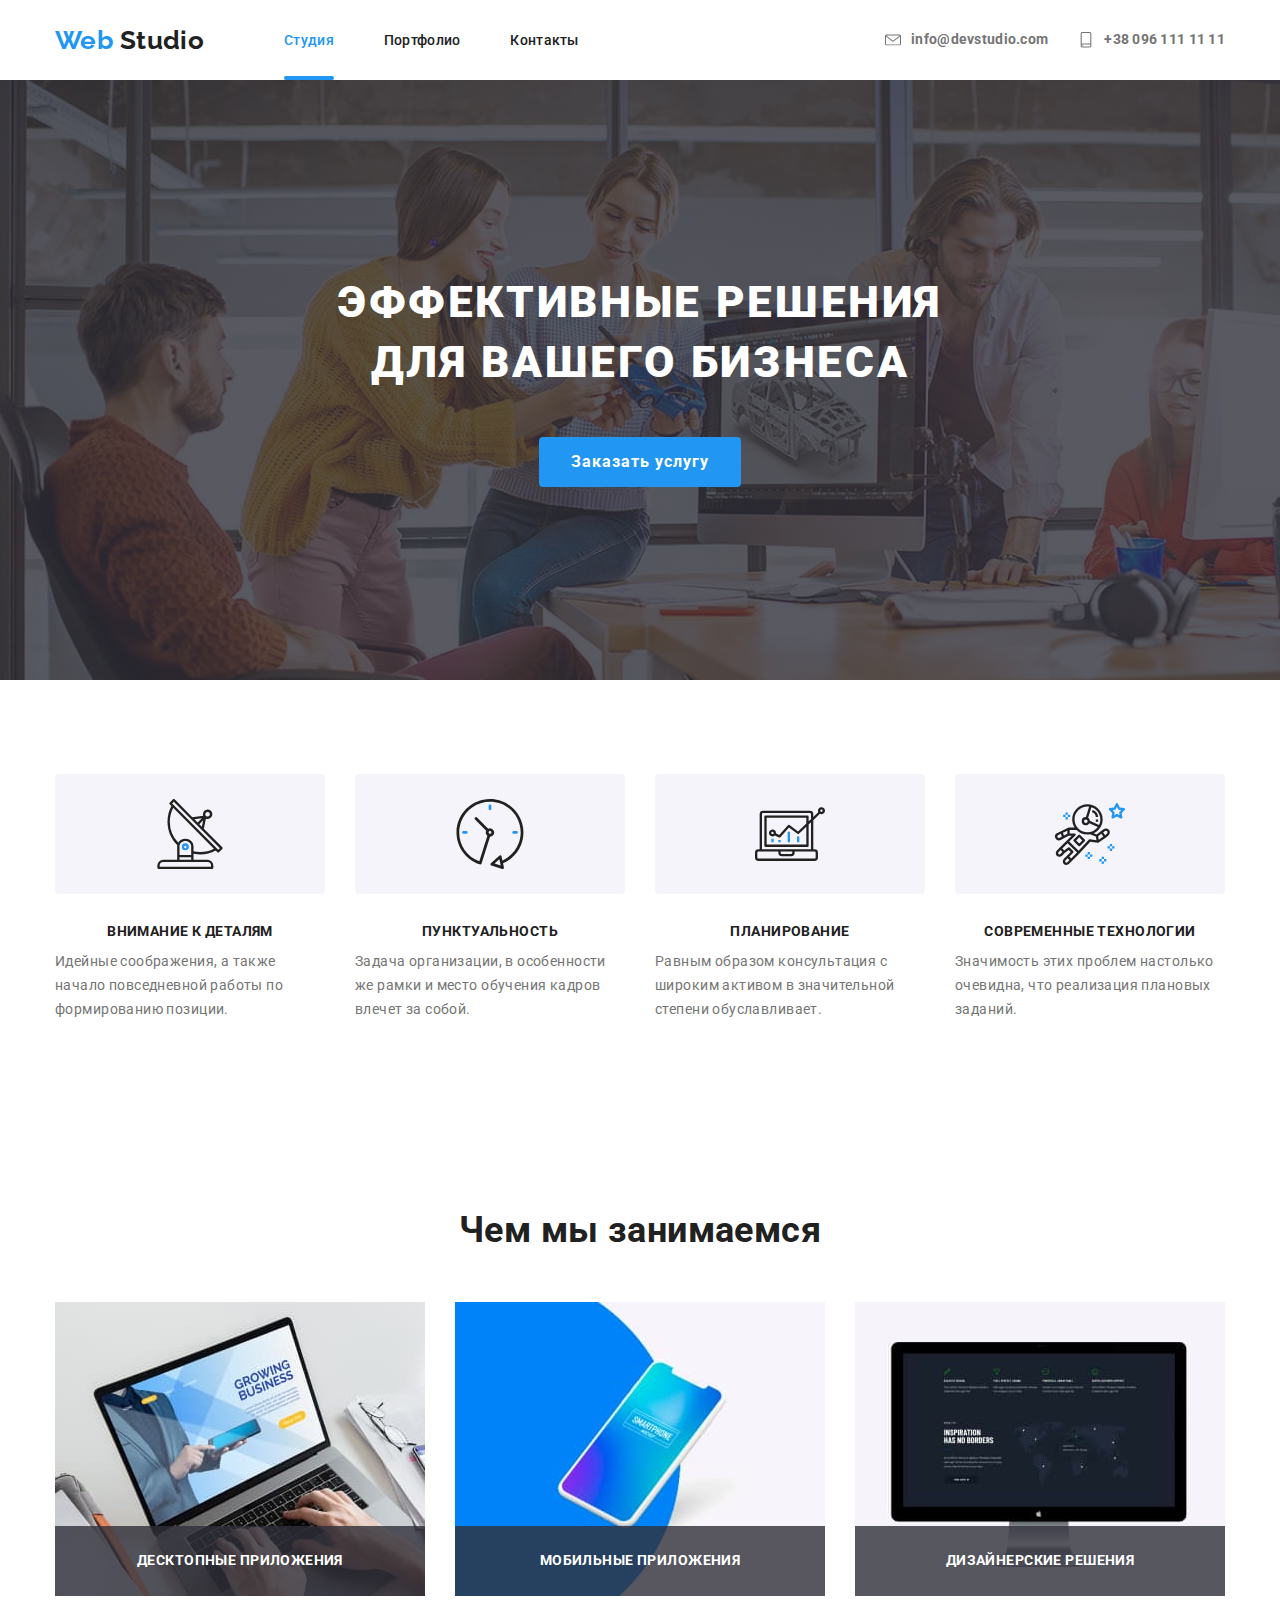
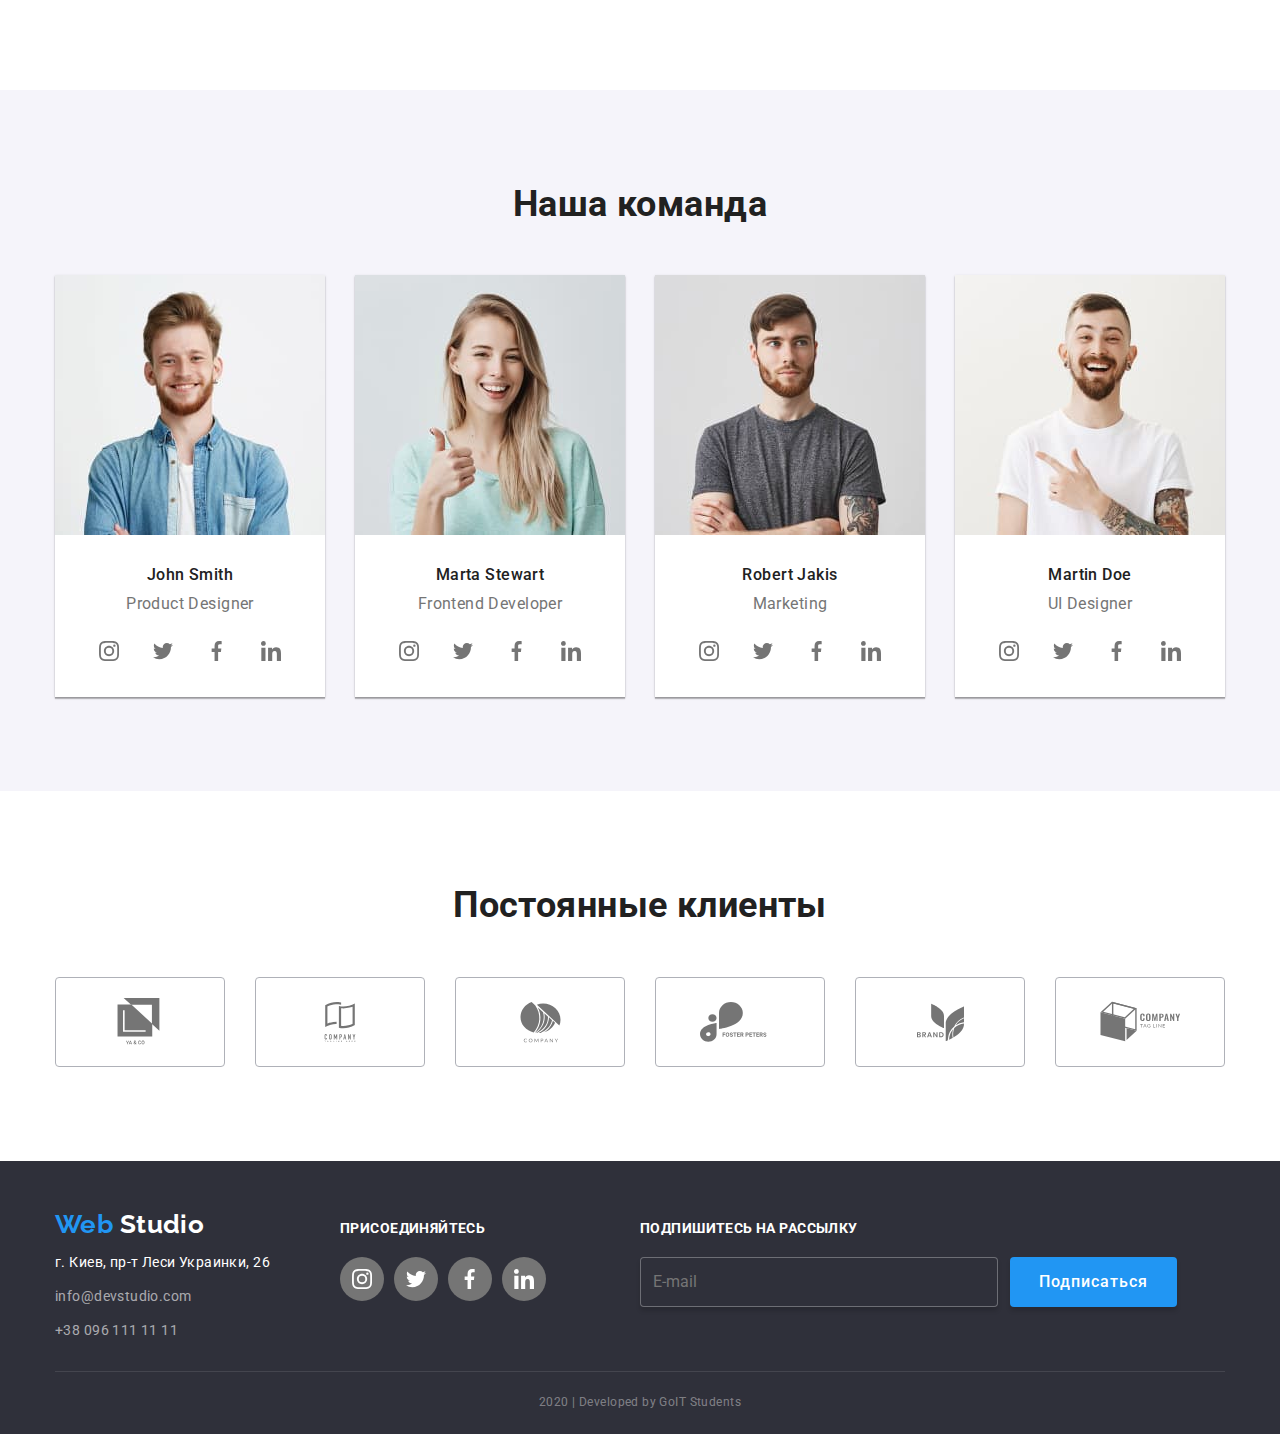
<file: index.html>
<!DOCTYPE html>
<html lang="ru">
  <head>
    <meta charset="UTF-8" />
    <meta name="viewport" content="width=device-width, initial-scale=1.0" />
    <title>Web Studio</title>
    <link
      href="https://fonts.googleapis.com/css2?family=Raleway:wght@700&family=Roboto:wght@400;500;700;900&display=swap"
      rel="stylesheet"
    />
    <link
      rel="stylesheet"
      href="https://cdnjs.cloudflare.com/ajax/libs/modern-normalize/0.6.0/modern-normalize.min.css"
    />
    <link rel="stylesheet" href="./css/style.css" />
  </head>

  <body>
    <!-- Header -->
    <header class="header header--no-border">
      <div class="conteiner">
        <div class="header__menu">
          <nav class="nav">
            <a href="./index.html" class="logo logo__nav logo--no-link">
              <span class="logo__accent">Web</span> Studio
            </a>
            <ul class="menu menu--no-list">
              <li class="menu__item">
                <a
                  href="./index.html"
                  class="menu__link menu__link--no-link menu__link--current"
                >
                  Студия
                </a>
              </li>
              <li class="menu__item">
                <a
                  href="./portfolio.html"
                  class="menu__link menu__link--no-link"
                >
                  Портфолио
                </a>
              </li>
              <li class="menu__item">
                <a href="" class="menu__link menu__link--no-link">
                  Контакты
                </a>
              </li>
            </ul>
          </nav>

          <ul class="nav-contact nav-contact--no-list">
            <li class="contact-email">
              <a
                href="mailto:info@devstudio.com"
                class="contact-email__link contact-email__link--no-link"
                aria-label="Написать на почту"
              >
                <svg class="contact-email__icon" width="16" height="16">
                  <use href="./img/sprite.svg#contact-email"></use>
                </svg>
                info@devstudio.com
              </a>
            </li>
            <li class="contact-tel">
              <a
                href="tel:+380961111111"
                class="contact-tel__link contact-tel__link--no-link"
                aria-label="Позвонить"
              >
                <svg class="contact-tel__icon" width="16" height="16">
                  <use href="./img/sprite.svg#contact-tel"></use>
                </svg>
                +38 096 111 11 11
              </a>
            </li>
          </ul>
        </div>
      </div>
    </header>

    <!-- Main -->
    <main>
      <!-- Hero -->
      <section class="hero">
        <div class="hero__box">
          <h1 class="hero__title">
            Эффективные решения для вашего бизнеса
          </h1>
          <a href="" class="vrt-button vrt-button--no-link">Заказать услугу</a>
        </div>
      </section>

      <!-- Features -->
      <section class="feature feature--section">
        <div class="conteiner">
          <h2 class="feature__title feature__title--hiden">Преимущества</h2>
          <ul class="feature__list feature__list--no-list">
            <li class="feature__item">
              <svg class="feature__icon">
                <use href="./img/sprite.svg#feature-sat"></use>
              </svg>
              <h3 class="feature__title">Внимание к деталям</h3>
              <p>
                Идейные соображения, а также начало повседневной работы по
                формированию позиции.
              </p>
            </li>
            <li class="feature__item">
              <svg class="feature__icon">
                <use href="./img/sprite.svg#feature-clock"></use>
              </svg>
              <h3 class="feature__title">Пунктуальность</h3>
              <p>
                Задача организации, в особенности же рамки и место обучения
                кадров влечет за собой.
              </p>
            </li>
            <li class="feature__item">
              <svg class="feature__icon">
                <use href="./img/sprite.svg#feature-diagram"></use>
              </svg>
              <h3 class="feature__title">Планирование</h3>
              <p>
                Равным образом консультация с широким активом в значительной
                степени обуславливает.
              </p>
            </li>
            <li class="feature__item">
              <svg class="feature__icon">
                <use href="./img/sprite.svg#feature-astronaut"></use>
              </svg>
              <h3 class="feature__title">Современные технологии</h3>
              <p>
                Значимость этих проблем настолько очевидна, что реализация
                плановых заданий.
              </p>
            </li>
          </ul>
        </div>
      </section>

      <!-- Products -->
      <section class="product product--section">
        <div class="conteiner">
          <h2 class="products__title">Чем мы занимаемся</h2>
          <ul class="product__list product__list--no-list">
            <li class="product__item">
              <div class="product__box">
                <img
                  src="./img/product-desktop-app.jpg"
                  alt="Ноутбук"
                  width="370"
                  height="294"
                />
                <h3 class="product__title">Десктопные приложения</h3>
              </div>
            </li>
            <li class="product__item">
              <div class="product__box">
                <img
                  src="./img/product-mobil-app.jpg"
                  alt="Смартфон"
                  width="370"
                  height="294"
                />
                <h3 class="product__title">Мобильные приложения</h3>
              </div>
            </li>
            <li class="product__item">
              <div class="product__box">
                <img
                  src="./img/product-designer-solution.jpg"
                  alt="Монитор с картой"
                  width="370"
                  height="294"
                />
                <h3 class="product__title">Дизайнерские решения</h3>
              </div>
            </li>
          </ul>
        </div>
      </section>

      <!-- Team  -->
      <section class="team team--section team--bgc">
        <div class="conteiner">
          <h2 class="team__title">Наша команда</h2>
          <ul class="team__list team__list--no-list">
            <li class="team__member">
              <img
                src="./img/team-john-smith.jpg"
                alt="photo John Smith"
                width="270"
                height="260"
              />
              <div class="team__description">
                <h3 class="team__name">John Smith</h3>
                <p class="team__position">Product Designer</p>
                <ul class="team__social-net team__social-net--no-list">
                  <li class="team__item">
                    <a
                      href=""
                      aria-label="ссылка на Instagram"
                      class="team__social-icon"
                    >
                      <svg class="social-instagram" width="20" height="20">
                        <use href="./img/sprite.svg#social-instagram"></use>
                      </svg>
                    </a>
                  </li>
                  <li class="team__item">
                    <a
                      href=""
                      aria-label="ссылка на Twitter"
                      class="team__social-icon"
                    >
                      <svg class="social-twitter" width="20" height="20">
                        <use href="./img/sprite.svg#social-twitter"></use>
                      </svg>
                    </a>
                  </li>
                  <li class="team__item">
                    <a
                      href=""
                      aria-label="ссылка на Facebook"
                      class="team__social-icon"
                    >
                      <svg class="social-facebook" width="20" height="20">
                        <use href="./img/sprite.svg#social-facebook"></use>
                      </svg>
                    </a>
                  </li>
                  <li class="team__item">
                    <a
                      href=""
                      aria-label="ссылка на LinkedIn"
                      class="team__social-icon"
                    >
                      <svg class="social-linkedin" width="20" height="20">
                        <use href="./img/sprite.svg#social-linkedin"></use>
                      </svg>
                    </a>
                  </li>
                </ul>
              </div>
            </li>
            <li class="team__member">
              <img
                src="./img/team-marta-stewart.jpg"
                alt="photo Marta Stewart"
                width="270"
                height="260"
              />
              <div class="team__description">
                <h3 class="team__name">Marta Stewart</h3>
                <p class="team__position">Frontend Developer</p>
                <ul class="team__social-net team__social-net--no-list">
                  <li class="team__item">
                    <a
                      href=""
                      aria-label="ссылка на Instagram"
                      class="team__social-icon"
                    >
                      <svg class="social-instagram" width="20" height="20">
                        <use href="./img/sprite.svg#social-instagram"></use>
                      </svg>
                    </a>
                  </li>
                  <li class="team__item">
                    <a
                      href=""
                      aria-label="ссылка на Twitter"
                      class="team__social-icon"
                    >
                      <svg class="social-twitter" width="20" height="20">
                        <use href="./img/sprite.svg#social-twitter"></use>
                      </svg>
                    </a>
                  </li>
                  <li class="team__item">
                    <a
                      href=""
                      aria-label="ссылка на Facebook"
                      class="team__social-icon"
                    >
                      <svg class="social-facebook" width="20" height="20">
                        <use href="./img/sprite.svg#social-facebook"></use>
                      </svg>
                    </a>
                  </li>
                  <li class="team__item">
                    <a
                      href=""
                      aria-label="ссылка на LinkedIn"
                      class="team__social-icon"
                    >
                      <svg class="social-linkedin" width="20" height="20">
                        <use href="./img/sprite.svg#social-linkedin"></use>
                      </svg>
                    </a>
                  </li>
                </ul>
              </div>
            </li>
            <li class="team__member">
              <img
                src="./img/team-robert-jakis.jpg"
                alt="photo Robert Jakis"
                width="270"
                height="260"
              />
              <div class="team__description">
                <h3 class="team__name">Robert Jakis</h3>
                <p class="team__position">Marketing</p>
                <ul class="team__social-net team__social-net--no-list">
                  <li class="team__item">
                    <a
                      href=""
                      aria-label="ссылка на Instagram"
                      class="team__social-icon"
                    >
                      <svg class="social-instagram" width="20" height="20">
                        <use href="./img/sprite.svg#social-instagram"></use>
                      </svg>
                    </a>
                  </li>
                  <li class="team__item">
                    <a
                      href=""
                      aria-label="ссылка на Twitter"
                      class="team__social-icon"
                    >
                      <svg class="social-twitter" width="20" height="20">
                        <use href="./img/sprite.svg#social-twitter"></use>
                      </svg>
                    </a>
                  </li>
                  <li class="team__item">
                    <a
                      href=""
                      aria-label="ссылка на Facebook"
                      class="team__social-icon"
                    >
                      <svg class="social-facebook" width="20" height="20">
                        <use href="./img/sprite.svg#social-facebook"></use>
                      </svg>
                    </a>
                  </li>
                  <li class="team__item">
                    <a
                      href=""
                      aria-label="ссылка на LinkedIn"
                      class="team__social-icon"
                    >
                      <svg class="social-linkedin" width="20" height="20">
                        <use href="./img/sprite.svg#social-linkedin"></use>
                      </svg>
                    </a>
                  </li>
                </ul>
              </div>
            </li>
            <li class="team__member">
              <img
                src="./img/team-martin-doe.jpg"
                alt="photo Martin Doe"
                width="270"
                height="260"
              />
              <div class="team__description">
                <h3 class="team__name">Martin Doe</h3>
                <p class="team__position">UI Designer</p>
                <ul class="team__social-net team__social-net--no-list">
                  <li class="team__item">
                    <a
                      href=""
                      aria-label="ссылка на Instagram"
                      class="team__social-icon"
                    >
                      <svg class="social-instagram" width="20" height="20">
                        <use href="./img/sprite.svg#social-instagram"></use>
                      </svg>
                    </a>
                  </li>
                  <li class="team__item">
                    <a
                      href=""
                      aria-label="ссылка на Twitter"
                      class="team__social-icon"
                    >
                      <svg class="social-twitter" width="20" height="20">
                        <use href="./img/sprite.svg#social-twitter"></use>
                      </svg>
                    </a>
                  </li>
                  <li class="team__item">
                    <a
                      href=""
                      aria-label="ссылка на Facebook"
                      class="team__social-icon"
                    >
                      <svg class="social-facebook" width="20" height="20">
                        <use href="./img/sprite.svg#social-facebook"></use>
                      </svg>
                    </a>
                  </li>
                  <li class="team__item">
                    <a
                      href=""
                      aria-label="ссылка на LinkedIn"
                      class="team__social-icon"
                    >
                      <svg class="social-linkedin" width="20" height="20">
                        <use href="./img/sprite.svg#social-linkedin"></use>
                      </svg>
                    </a>
                  </li>
                </ul>
              </div>
            </li>
          </ul>
        </div>
      </section>

      <!-- Clients -->
      <section class="client client--section">
        <div class="conteiner">
          <h2 class="client__title">Постоянные клиенты</h2>
          <ul class="client__list client__list--no-list">
            <li class="client__item">
              <a
                href=""
                aria-label="логотип компании YA&CO"
                class="client__link"
              >
                <svg width="49" height="49">
                  <use href="./img/sprite.svg#client-logo-1"></use>
                </svg>
              </a>
            </li>
            <li class="client__item">
              <a
                href=""
                aria-label="логотип компании Company taglinehere"
                class="client__link"
              >
                <svg width="40" height="52">
                  <use href="./img/sprite.svg#client-logo-2"></use>
                </svg>
              </a>
            </li>
            <li class="client__item">
              <a
                href=""
                aria-label="логотип компании Company"
                class="client__link"
              >
                <svg width="41" height="43">
                  <use href="./img/sprite.svg#client-logo-3"></use>
                </svg>
              </a>
            </li>
            <li class="client__item">
              <a
                href=""
                aria-label="логотип компании Foster Peters"
                class="client__link"
              >
                <svg width="80" height="80">
                  <use href="./img/sprite.svg#client-logo-4"></use>
                </svg>
              </a>
            </li>
            <li class="client__item">
              <a
                href=""
                aria-label="логотип компании Brand"
                class="client__link"
              >
                <svg width="59" height="47">
                  <use href="./img/sprite.svg#client-logo-5"></use>
                </svg>
              </a>
            </li>
            <li class="client__item">
              <a
                href=""
                aria-label="логотип компании Company tag line"
                class="client__link"
              >
                <svg width="89" height="80">
                  <use href="./img/sprite.svg#client-logo-6"></use>
                </svg>
              </a>
            </li>
          </ul>
        </div>
      </section>
    </main>

    <!-- Footer -->
    <footer class="footer">
      <div class="conteiner">
        <div class="footer__content">
          <div class="footer__contacts">
            <a href="./index.html" class="logo logo__footer logo--no-link">
              <span class="logo__accent">Web</span> Studio
            </a>
            <address class="address">
              <p class="address__geo">
                г. Киев, пр-т Леси Украинки, 26
              </p>
              <a
                href="mailto:info@devstudio.com"
                class="address__email address__email--no-link"
              >
                info@devstudio.com
              </a>
              <a
                href="tel:+380961111111"
                class="address__tel address__tel--no-link"
              >
                +38 096 111 11 11
              </a>
            </address>
          </div>
          <div class="footer-social">
            <p class="footer-social__title">Присоединяйтесь</p>
            <ul class="footer-social__list footer-social--no-list">
              <li class="social-net">
                <a
                  href=""
                  aria-label="ссылка на Instagram"
                  class="social-net__link"
                >
                  <svg class="social-net__icon" width="20" height="20">
                    <use href="./img/sprite.svg#social-instagram"></use>
                  </svg>
                </a>
              </li>
              <li class="social-net">
                <a
                  href=""
                  aria-label="ссылка на Twitter"
                  class="social-net__link"
                >
                  <svg class="social-net__icon" width="20" height="20">
                    <use href="./img/sprite.svg#social-twitter"></use>
                  </svg>
                </a>
              </li>
              <li class="social-net">
                <a
                  href=""
                  aria-label="ссылка на Facebook"
                  class="social-net__link"
                >
                  <svg class="social-net__icon" width="20" height="20">
                    <use href="./img/sprite.svg#social-facebook"></use>
                  </svg>
                </a>
              </li>
              <li class="social-net">
                <a
                  href=""
                  aria-label="ссылка на LinkedIn"
                  class="social-net__link"
                >
                  <svg class="social-net__icon" width="20" height="20">
                    <use href="./img/sprite.svg#social-linkedin"></use>
                  </svg>
                </a>
              </li>
            </ul>
          </div>
          <div class="join">
            <p class="join__title">Подпишитесь на рассылку</p>
            <div class="join__conteiner">
              <input
                class="join__email"
                type="email"
                name="email"
                id="email"
                placeholder="E-mail"
              />
              <input class="join__btn" type="button" value="Подписаться" />
            </div>
          </div>
        </div>
        <p class="copiright">2020 | Developed by GoIT Students</p>
      </div>
    </footer>
  </body>
</html>
</file>
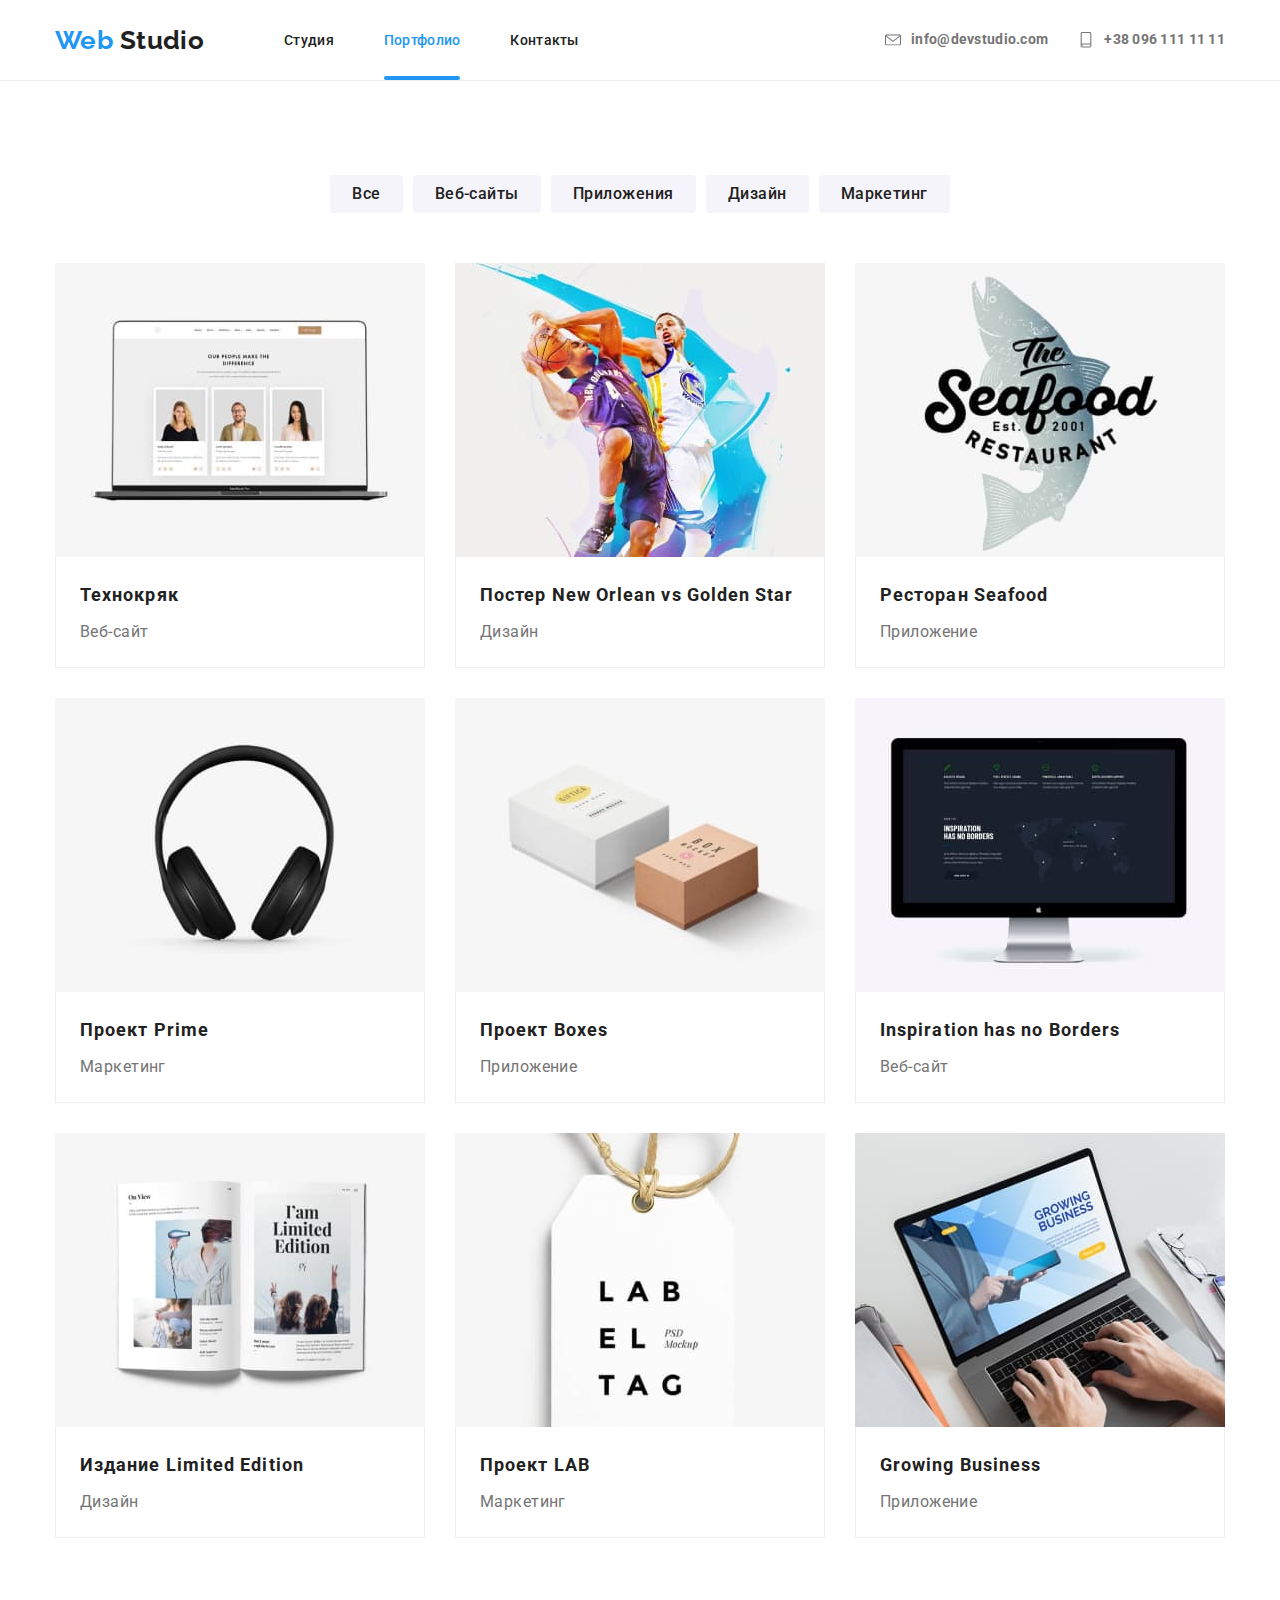
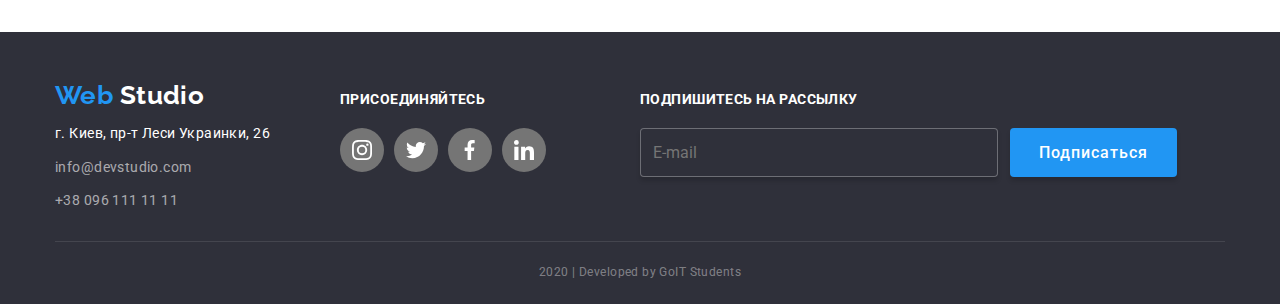
<file: portfolio.html>
<!DOCTYPE html>
<html lang="ru">
  <head>
    <meta charset="UTF-8" />
    <meta name="viewport" content="width=device-width, initial-scale=1.0" />
    <title>Web Studio</title>
    <style>
      .card__description {
        display: block;
        width: 100%;
        height: 100%;
        position: absolute;
        left: 0px;
        bottom: 0px;
        padding: 63px 24px;

        font-size: 18px;
        line-height: 1.56;
        color: var(--bgc-primary);
        background-color: var(--bgc-card-description);

        transform: translate(0, 100%);

        /* delay 250ms */
        transition: transform 250ms cubic-bezier(0.4, 0, 0.2, 1) 250ms;
      }

      .card__link:hover .card__description,
      .card__link:focus .card__description {
        transform: translate(0, 0);
      }

      .card__box-image {
        position: relative;
        overflow: hidden;
      }
    </style>
    <link
      href="https://fonts.googleapis.com/css2?family=Raleway:wght@700&family=Roboto:wght@400;500;700;900&display=swap"
      rel="stylesheet"
    />
    <link
      rel="stylesheet"
      href="https://cdnjs.cloudflare.com/ajax/libs/modern-normalize/0.6.0/modern-normalize.min.css"
    />

    <link rel="stylesheet" href="./css/style.css" />
  </head>

  <body>
    <header class="header">
      <div class="conteiner">
        <div class="header__menu">
          <nav class="nav">
            <a href="./index.html" class="logo logo__nav logo--no-link">
              <span class="logo__accent">Web</span> Studio
            </a>
            <ul class="menu menu--no-list">
              <li class="menu__item">
                <a href="./index.html" class="menu__link menu__link--no-link">
                  Студия
                </a>
              </li>
              <li class="menu__item">
                <a
                  href="./portfolio.html"
                  class="menu__link menu__link--no-link menu__link--current"
                >
                  Портфолио
                </a>
              </li>
              <li class="menu__item">
                <a href="" class="menu__link menu__link--no-link">
                  Контакты
                </a>
              </li>
            </ul>
          </nav>

          <ul class="nav-contact nav-contact--no-list">
            <li class="contact-email">
              <a
                href="mailto:info@devstudio.com"
                class="contact-email__link contact-email__link--no-link"
                aria-label="Написать на почту"
              >
                <svg class="contact-email__icon" width="16" height="16">
                  <use href="./img/sprite.svg#contact-email"></use>
                </svg>
                info@devstudio.com
              </a>
            </li>
            <li class="contact-tel">
              <a
                href="tel:+380961111111"
                class="contact-tel__link contact-tel__link--no-link"
                aria-label="Позвонить"
              >
                <svg class="contact-tel__icon" width="16" height="16">
                  <use href="./img/sprite.svg#contact-tel"></use>
                </svg>
                +38 096 111 11 11
              </a>
            </li>
          </ul>
        </div>
      </div>
    </header>

    <main>
      <!-- Portfolio -->
      <section class="portfolio portfolio--section">
        <div class="conteiner">
          <h1 class="portfolio__title portfolio__title--hiden">
            Примеры наших работ
          </h1>
          <ul class="filter filter--no-list">
            <li class="filter__item">
              <button type="button" class="filter__button">Все</button>
            </li>
            <li class="filter__item">
              <button type="button" class="filter__button">Веб-сайты</button>
            </li>
            <li class="filter__item">
              <button type="button" class="filter__button">Приложения</button>
            </li>
            <li class="filter__item">
              <button type="button" class="filter__button">Дизайн</button>
            </li>
            <li class="filter__item">
              <button type="button" class="filter__button">Маркетинг</button>
            </li>
          </ul>

          <ul class="portfolio__list portfolio__list--no-list">
            <li class="card">
              <a href="" class="card__link card__link--no-link">
                <div class="card__box-image">
                  <img
                    src="./img/portfolio-technocrack.jpg"
                    alt="описание изображения Технокряк"
                    width="370"
                    height="294"
                  />
                  <p class="card__description">
                    Технокряк это современная площадка распространения
                    коронавируса. Компании используют эту платформу для
                    цифрового шпионажа и атак на защищённые сервера конкурентов.
                  </p>
                </div>
                <div class="card__content">
                  <h2 class="card__title">Технокряк</h2>
                  <p class="card__kinde">Веб-сайт</p>
                </div>
              </a>
            </li>
            <li class="card">
              <a href="" class="card__link card__link--no-link">
                <div class="card__box-image">
                  <img
                    src="./img/portfolio-poster.jpg"
                    alt="описание изображения Постер New Orlean vs Golden Stars"
                    width="370"
                    height="294"
                  />
                  <p class="card__description">
                    Технокряк это современная площадка распространения
                    коронавируса. Компании используют эту платформу для
                    цифрового шпионажа и атак на защищённые сервера конкурентов.
                  </p>
                </div>
                <div class="card__content">
                  <h2 class="card__title">Постер New Orlean vs Golden Star</h2>
                  <p class="card__kinde">Дизайн</p>
                </div>
              </a>
            </li>
            <li class="card">
              <a href="" class="card__link card__link--no-link">
                <div class="card__box-image">
                  <img
                    src="./img/portfolio-seafood.jpg"
                    alt="описание изображения Ресторан Seafood"
                    width="370"
                    height="294"
                  />
                  <p class="card__description">
                    Технокряк это современная площадка распространения
                    коронавируса. Компании используют эту платформу для
                    цифрового шпионажа и атак на защищённые сервера конкурентов.
                  </p>
                </div>
                <div class="card__content">
                  <h2 class="card__title">Ресторан Seafood</h2>
                  <p class="card__kinde">Приложение</p>
                </div>
              </a>
            </li>
            <li class="card">
              <a href="" class="card__link card__link--no-link">
                <div class="card__box-image">
                  <img
                    src="./img/portfolio-prime.jpg"
                    alt="описание изображения Проект Prime"
                    width="370"
                    height="294"
                  />
                  <p class="card__description">
                    Технокряк это современная площадка распространения
                    коронавируса. Компании используют эту платформу для
                    цифрового шпионажа и атак на защищённые сервера конкурентов.
                  </p>
                </div>
                <div class="card__content">
                  <h2 class="card__title">Проект Prime</h2>
                  <p class="card__kinde">Маркетинг</p>
                </div>
              </a>
            </li>
            <li class="card">
              <a href="" class="card__link card__link--no-link">
                <div class="card__box-image">
                  <img
                    src="./img/portfolio-boxes.jpg"
                    alt="описание изображения Проект Boxes"
                    width="370"
                    height="294"
                  />
                  <p class="card__description">
                    Технокряк это современная площадка распространения
                    коронавируса. Компании используют эту платформу для
                    цифрового шпионажа и атак на защищённые сервера конкурентов.
                  </p>
                </div>
                <div class="card__content">
                  <h2 class="card__title">Проект Boxes</h2>
                  <p class="card__kinde">Приложение</p>
                </div>
              </a>
            </li>
            <li class="card">
              <a href="" class="card__link card__link--no-link">
                <div class="card__box-image">
                  <img
                    src="./img/portfolio-inspiration.jpg"
                    alt="описание изображения Inspiration has no Borders"
                    width="370"
                    height="294"
                  />
                  <p class="card__description">
                    Технокряк это современная площадка распространения
                    коронавируса. Компании используют эту платформу для
                    цифрового шпионажа и атак на защищённые сервера конкурентов.
                  </p>
                </div>
                <div class="card__content">
                  <h2 class="card__title">Inspiration has no Borders</h2>
                  <p class="card__kinde">Веб-сайт</p>
                </div>
              </a>
            </li>
            <li class="card">
              <a href="" class="card__link card__link--no-link">
                <div class="card__box-image">
                  <img
                    src="./img/portfolio-limited-edition.jpg"
                    alt="описание изображения Издание Limited Edition"
                    width="370"
                    height="294"
                  />
                  <p class="card__description">
                    Технокряк это современная площадка распространения
                    коронавируса. Компании используют эту платформу для
                    цифрового шпионажа и атак на защищённые сервера конкурентов.
                  </p>
                </div>
                <div class="card__content">
                  <h2 class="card__title">Издание Limited Edition</h2>
                  <p class="card__kinde">Дизайн</p>
                </div>
              </a>
            </li>
            <li class="card">
              <a href="" class="card__link card__link--no-link">
                <div class="card__box-image">
                  <img
                    src="./img/portfolio-lab.jpg"
                    alt="описание изображения Проект LAB"
                    width="370"
                    height="294"
                  />
                  <p class="card__description">
                    Технокряк это современная площадка распространения
                    коронавируса. Компании используют эту платформу для
                    цифрового шпионажа и атак на защищённые сервера конкурентов.
                  </p>
                </div>
                <div class="card__content">
                  <h2 class="card__title">Проект LAB</h2>
                  <p class="card__kinde">Маркетинг</p>
                </div>
              </a>
            </li>
            <li class="card">
              <a href="" class="card__link card__link--no-link">
                <div class="card__box-image">
                  <img
                    src="./img/portfolio-growing-business.jpg"
                    alt="описание изображения Growing Business"
                    width="370"
                    height="294"
                  />
                  <p class="card__description">
                    Технокряк это современная площадка распространения
                    коронавируса. Компании используют эту платформу для
                    цифрового шпионажа и атак на защищённые сервера конкурентов.
                  </p>
                </div>
                <div class="card__content">
                  <h2 class="card__title">Growing Business</h2>
                  <p class="card__kinde">Приложение</p>
                </div>
              </a>
            </li>
          </ul>
        </div>
      </section>
    </main>

    <footer class="footer">
      <div class="conteiner">
        <div class="footer__content">
          <div class="footer__contacts">
            <a href="./index.html" class="logo logo__footer logo--no-link">
              <span class="logo__accent">Web</span> Studio
            </a>
            <address class="address">
              <p class="address__geo">
                г. Киев, пр-т Леси Украинки, 26
              </p>
              <a
                href="mailto:info@devstudio.com"
                class="address__email address__email--no-link"
              >
                info@devstudio.com
              </a>
              <a
                href="tel:+380961111111"
                class="address__tel address__tel--no-link"
              >
                +38 096 111 11 11
              </a>
            </address>
          </div>
          <div class="footer-social">
            <p class="footer-social__title">Присоединяйтесь</p>
            <ul class="footer-social__list footer-social--no-list">
              <li class="social-net">
                <a
                  href=""
                  aria-label="ссылка на Instagram"
                  class="social-net__link"
                >
                  <svg class="social-net__icon" width="20" height="20">
                    <use href="./img/sprite.svg#social-instagram"></use>
                  </svg>
                </a>
              </li>
              <li class="social-net">
                <a
                  href=""
                  aria-label="ссылка на Twitter"
                  class="social-net__link"
                >
                  <svg class="social-net__icon" width="20" height="20">
                    <use href="./img/sprite.svg#social-twitter"></use>
                  </svg>
                </a>
              </li>
              <li class="social-net">
                <a
                  href=""
                  aria-label="ссылка на Facebook"
                  class="social-net__link"
                >
                  <svg class="social-net__icon" width="20" height="20">
                    <use href="./img/sprite.svg#social-facebook"></use>
                  </svg>
                </a>
              </li>
              <li class="social-net">
                <a
                  href=""
                  aria-label="ссылка на LinkedIn"
                  class="social-net__link"
                >
                  <svg class="social-net__icon" width="20" height="20">
                    <use href="./img/sprite.svg#social-linkedin"></use>
                  </svg>
                </a>
              </li>
            </ul>
          </div>
          <div class="join">
            <p class="join__title">Подпишитесь на рассылку</p>
            <div class="join__conteiner">
              <input
                class="join__email"
                type="email"
                name="email"
                id="email"
                placeholder="E-mail"
              />
              <input class="join__btn" type="button" value="Подписаться" />
            </div>
          </div>
        </div>
        <p class="copiright">2020 | Developed by GoIT Students</p>
      </div>
    </footer>
  </body>
</html>
</file>
<file: css/style.css>
:root {
  --font-primary-color: #757575;
  --font-secondary-color: #212121;
  --font-third-color: #ffffff;

  --bgc-primary: #ffffff;
  --bgc-secondary: #f5f4fa;
  --bgc-footer: #2f303a;
  --bgc-card-description: rgba(33, 150, 243, 0.9);

  --font-button: #ffffff;
  --bgc-button: #2196f3;

  --hero-font-color: #ffffff;
  --font-active-element: #2196f3;
  --font-ftr-contact: rgba(255, 255, 255, 0.6);
  --font-ftr-copiright: rgba(255, 255, 255, 0.4);
}

/* Global css options for all pages */
html {
  box-sizing: border-box;
}

*,
*::before,
*::after {
  box-sizing: inherit;
  /* outline: 1px solid green; */
}

body {
  margin: 0px;

  font-family: "Roboto", sans-serif;
  font-weight: 400;
  font-size: 14px;
  line-height: 1.71;
  letter-spacing: 0.03em;
  color: var(--font-primary-color);

  background-color: var(--bgc-primary);
}

h1,
h2,
h3,
h4,
h5,
h6,
p,
ul {
  margin-top: 0px;
  margin-bottom: 0px;
}

img {
  display: block;
  max-width: 100%;
  height: auto;
}

/* delete underline from the link */
.logo--no-link,
.vrt-button--no-link,
.address__email--no-link,
.address__tel--no-link,
.menu__link--no-link,
.contact-email__link--no-link,
.contact-tel__link--no-link,
.card__link--no-link {
  text-decoration: none;
}

/* delete marker from the list */
.list {
  list-style: none;
  padding: 0px;
}

.menu--no-list,
.nav-contact--no-list,
.footer-social--no-list,
.filter--no-list,
.portfolio__list--no-list,
.team__list--no-list,
.team__social-net--no-list,
.client__list--no-list,
.feature__list--no-list,
.product__list--no-list {
  list-style: none;
  padding: 0px;
}

/* hide the item */
.portfolio__title--hiden,
.feature__title--hiden {
  position: absolute;
  width: 1px;
  height: 1px;
  margin: -1px;
  padding: 0;
  overflow: hidden;
  border: 0;
  clip: rect(0 0 0 0);
}

.conteiner {
  margin-left: auto;
  margin-right: auto;
  width: 1200px;
  padding-left: 15px;
  padding-right: 15px;
}

/* Virtual button css options*/
.vrt-button {
  display: inline-block;
  min-width: 200px;
  height: 50px;
  padding: 10px 32px;
  border-radius: 4px;

  font-weight: 700;
  font-size: 16px;
  line-height: 1.87;
  letter-spacing: 0.06em;
  color: var(--font-button);
  text-align: center;

  background-color: var(--bgc-button);
}

/* Footer button */
.join__btn {
  display: flex;
  align-items: center;
  padding: 10px 29px;

  border-style: none;
  border-radius: 4px;
  font-family: inherit;
  font-weight: 500;
  font-size: 16px;
  line-height: 1.87;
  text-align: left;
  letter-spacing: 0.06em;
  color: var(--font-third-color);
  background-color: var(--bgc-button);

  box-shadow: 0px 4px 4px rgba(0, 0, 0, 0.15);
  cursor: pointer;
}

.join__btn::after {
  content: "";
  display: block;
  width: 24px;
  height: 24px;
  margin-left: 10px;
  background-color: var(--font-third-color);
}

/* Filter button css options*/
.filter__button {
  padding: 6px 22px;

  border-style: none;
  border-radius: 4px;
  font-family: inherit;
  font-weight: 500;
  font-size: 16px;
  line-height: 1.62;
  text-align: center;
  letter-spacing: 0.03em;
  color: var(--font-secondary-color);

  background-color: var(--bgc-secondary);

  transition: color 250ms cubic-bezier(0.4, 0, 0.2, 1),
    box-shadow 250ms cubic-bezier(0.4, 0, 0.2, 1),
    background-color 250ms cubic-bezier(0.4, 0, 0.2, 1);
}

.filter__button:hover,
.filter__button:focus {
  color: var(--font-third-color);
  box-shadow: 0px 2px 2px rgba(0, 0, 0, 0.12), 0px 1px 2px rgba(0, 0, 0, 0.08),
    0px 3px 1px rgba(0, 0, 0, 0.1);
  background-color: var(--font-active-element);
}

.header {
  border-bottom: 1px solid #ececec;
}

.header--no-border {
  border: 0px;
}
/* Logo css options */
.logo {
  font-family: "Raleway", sans-serif;
  font-weight: 700;
  font-size: 26px;
  line-height: 1.19;
}

/* Logo header */
.logo__nav {
  margin-right: 80px;

  color: var(--font-secondary-color);
}

/* Logo footer */
.logo__footer {
  color: var(--font-third-color);
}

/* Logo accent */
.logo__accent {
  color: var(--font-active-element);
}

/* Header Menu css options */
.menu {
  display: flex;
}

.menu__item {
  position: relative;
}

.menu__item + .menu__item {
  margin-left: 50px;
}

.menu__link {
  display: block;
  padding-top: 32px;
  padding-bottom: 32px;

  font-weight: 500;
  font-size: 14px;
  line-height: 16px;
  letter-spacing: 0.02em;
  color: var(--font-secondary-color);

  transition: color 250ms cubic-bezier(0.4, 0, 0.2, 1);
}

.menu__link:hover,
.menu__link:focus {
  color: var(--font-active-element);
}

.menu__link--current {
  color: var(--font-active-element);
}

.menu__link--current::before {
  content: "";
  display: block;
  position: absolute;
  width: 100%;
  height: 4px;
  left: 0;
  bottom: 0;

  border-radius: 2px;
  background-color: var(--font-active-element);
}

/* Header contacts */
.header__menu {
  display: flex;
}

.nav {
  display: flex;
  align-items: center;
}

.nav-contact {
  display: flex;
  margin-left: auto;
  align-items: center;
}

.header .contact,
.contact-email__link,
.contact-tel__link {
  display: flex;
  align-items: center;
  padding-top: 32px;
  padding-bottom: 32px;

  font-weight: 700;
  line-height: 1.14;
  letter-spacing: 0.02em;
  color: var(--font-primary-color);

  transition: color 250ms cubic-bezier(0.4, 0, 0.2, 1);
}

.contact-email__icon,
.contact-tel__icon {
  margin-right: 10px;
  fill: currentColor;
}

.contact-email {
  display: flex;
  margin-right: 30px;
  align-items: center;
}

.contact-tel {
  display: flex;
  align-items: center;
}

.contact-email__link:hover,
.contact-email__link:focus,
.contact-tel__link:hover,
.contact-tel__link:focus {
  color: var(--font-active-element);
}

/* Hero css options*/
.hero {
  display: flex;
  max-width: 1600px;
  height: 600px;
  margin-left: auto;
  margin-right: auto;
  padding-top: 200px;
  padding-bottom: 200px;
  justify-content: center;
  align-items: center;

  background-image: linear-gradient(
      rgba(47, 48, 58, 0.8),
      rgba(47, 48, 58, 0.8)
    ),
    url("../img/header-img.jpg");

  background-color: var(--bgc-footer);
}

.hero__box {
  width: 710px;
  text-align: center;
}

.hero__title {
  margin-top: 0px;
  margin-bottom: 45px;

  font-weight: 900;
  font-size: 44px;
  line-height: 1.36;
  letter-spacing: 0.06em;
  color: var(--hero-font-color);
  text-align: center;
  text-transform: uppercase;
}

/* Sections css options*/
.feature--section,
.product--section,
.team--section,
.client--section,
.portfolio--section {
  padding-top: 94px;
  padding-bottom: 94px;
}

.feature__title,
.products__title,
.team__title,
.client__title,
.portfolio__title {
  margin-bottom: 50px;

  font-weight: 700;
  font-size: 36px;
  line-height: 1.16;
  text-align: center;
  color: var(--font-secondary-color);
}

/* Feature css options */
.feature__list {
  display: flex;
}

.feature__item {
  width: 270px;
}

.feature__item:not(:last-child) {
  margin-right: 30px;
}

.feature__icon {
  display: block;
  width: 270px;
  height: 120px;
  margin-bottom: 30px;
  padding: 25px 0;

  border-radius: 4px;

  background-color: var(--bgc-secondary);
}

.feature__title {
  margin-bottom: 10px;

  font-weight: 700;
  font-size: 14px;
  line-height: 1.14;
  color: var(--font-secondary-color);
  text-transform: uppercase;
}

/* Product css options */
.product__list {
  display: flex;
}

.product__item:not(:last-child) {
  margin-right: 30px;
}

.product__box {
  position: relative;
}

.product__title {
  position: absolute;
  width: 100%;
  height: 70px;
  left: 0;
  bottom: 0;
  display: flex;
  justify-content: center;
  align-items: center;

  font-weight: 700;
  font-size: 14px;
  line-height: 1.14;
  color: var(--font-third-color);
  text-align: center;
  text-transform: uppercase;

  background: rgba(47, 48, 58, 0.8);
}

/* Team css options */
.team--bgc {
  background-color: var(--bgc-secondary);
}

.team__list {
  display: flex;
}

.team__member {
  box-shadow: 0px 2px 1px rgba(0, 0, 0, 0.2), 0px 1px 1px rgba(0, 0, 0, 0.14),
    0px 1px 3px rgba(0, 0, 0, 0.12);
}

.team__member:not(:last-child) {
  margin-right: 30px;
}

.team__description {
  padding-top: 30px;
  padding-bottom: 24px;

  background-color: var(--bgc-primary);
}

.team__name {
  margin-bottom: 10px;

  font-weight: 500;
  font-size: 16px;
  line-height: 1.19;
  text-align: center;
  color: var(--font-secondary-color);
}

.team__position {
  margin-bottom: 16px;

  font-size: 16px;
  line-height: 1.19;
  text-align: center;
  color: var(--font-primary-color);
}

.team__social-net {
  display: flex;
  justify-content: center;
}

.team__item:not(:last-child) {
  margin-right: 10px;
}

.team__social-icon {
  display: flex;
  justify-content: center;
  align-items: center;
  width: 44px;
  height: 44px;
  border-radius: 50%;

  color: var(--font-primary-color);
  fill: currentColor;
  background-color: var(--bgc-primary);

  transition: color 250ms cubic-bezier(0.4, 0, 0.2, 1),
    background-color 250ms cubic-bezier(0.4, 0, 0.2, 1);
}

.team__social-icon:hover,
.team__social-icon:focus {
  fill: currentColor;
  color: var(--font-third-color);
  background-color: var(--font-active-element);
}

/* Clients */
.client__list {
  display: flex;
}

.client__item:not(:last-child) {
  margin-right: 30px;
}

.client__link {
  display: flex;
  width: 170px;
  height: 90px;
  justify-content: center;
  align-items: center;

  border: 1px solid #afb1b8;
  border-radius: 4px;
  color: var(--font-primary-color);
  fill: currentColor;

  transition: color 250ms cubic-bezier(0.4, 0, 0.2, 1),
    border 250ms cubic-bezier(0.4, 0, 0.2, 1);
}

.client__link:hover,
.client__link:focus {
  color: var(--font-active-element);
  border: 1px solid var(--font-active-element);
}

/* Footer general css options */
.footer {
  padding-top: 48px;
  padding-bottom: 0px;

  color: var(--font-third-color);

  background-color: var(--bgc-footer);
}

/* Footer general css options */
.footer__content {
  display: flex;
  align-items: baseline;
  padding-bottom: 28px;

  border-bottom: 1px solid rgba(255, 255, 255, 0.1);
}

/* Footer address css options */
.address {
  display: flex;
  flex-direction: column;

  font-style: normal;
}

.address__geo,
.address__email,
.address__tel {
  margin-top: 10px;
}

.address__email,
.address__tel {
  color: var(--font-ftr-contact);
}

/* Footer social net css options */
.footer-social {
  margin-left: 70px;
  margin-right: 94px;
}

.footer-social__title {
  margin-bottom: 20px;

  font-weight: 700;
  font-size: 14px;
  line-height: 1.14;
  text-transform: uppercase;
}

.footer-social__list {
  display: flex;
}

.social-net:not(:last-child) {
  margin-right: 10px;
}

.social-net__link {
  display: flex;
  width: 44px;
  height: 44px;
  justify-content: center;
  align-items: center;

  border-radius: 50%;
  color: var(--font-primary-color);
  background-color: var(--font-primary-color);

  transition: background-color 250ms cubic-bezier(0.4, 0, 0.2, 1);
}

.social-net__link:hover,
.social-net__link:focus {
  background-color: var(--font-active-element);
}

.social-net__icon {
  fill: var(--font-third-color);
}

.join__title {
  margin-bottom: 20px;

  font-weight: 700;
  font-size: 14px;
  line-height: 1.14;
  text-transform: uppercase;
}

.join__conteiner {
  display: inline-flex;
}

.join__email {
  margin-right: 12px;
  padding: 0px 12px;
  width: 358px;

  color: var(--font-ftr-contact);
  background-color: var(--bgc-footer);
  font-size: 16px;
  line-height: 1.87;

  border: 1px solid rgba(255, 255, 255, 0.3);
  border-radius: 4px;
  box-shadow: 0px 4px 4px rgba(0, 0, 0, 0.15);
}

/* Footer copiright css options */
.copiright {
  padding-top: 18px;
  padding-bottom: 20px;

  font-size: 12px;
  line-height: 2;
  text-align: center;
  color: var(--font-ftr-copiright);
}

/* Portfolio css options */

.filter {
  display: flex;
  margin-bottom: 50px;
  justify-content: center;
}

.filter__item:not(:last-child) {
  margin-right: 10px;
}

.portfolio__list {
  display: flex;
  flex-wrap: wrap;
  margin: -15px;
}

.card {
  width: 370px;
  margin: 15px;
}

.card__link {
  display: block;
  transition: box-shadow 250ms cubic-bezier(0.4, 0, 0.2, 1) 250ms;
}

.card__link:hover,
.card__link:focus {
  box-shadow: 1px 4px 6px rgba(0, 0, 0, 0.16), 0px 4px 4px rgba(0, 0, 0, 0.06),
    0px 1px 1px rgba(0, 0, 0, 0.12);
}

.card__description {
  position: absolute;
  display: block;
  height: 100%;
  left: 0;
  bottom: 0;
  padding: 63px 24px;

  font-size: 18px;
  line-height: 1.56;
  color: var(--bgc-primary);
  background-color: var(--bgc-card-description);

  transform: translate(0, 100%);
  /* delay 250ms */
  transition: transform 250ms cubic-bezier(0.4, 0, 0.2, 1) 250ms;
}

.card__link:hover .card__description,
.card__link:focus .card__description {
  transform: translate(0, 0);
}

.card__box-image {
  position: relative;
  overflow: hidden;
}

.card__content {
  padding: 20px 0px;

  border-right: 1px solid #eeeeee;
  border-bottom: 1px solid #eeeeee;
  border-left: 1px solid #eeeeee;
}

.card__title {
  margin-bottom: 4px;
  padding: 0px 24px;

  font-weight: 700;
  font-size: 18px;
  line-height: 2;
  letter-spacing: 0.06em;
  color: var(--font-secondary-color);
}

.card__kinde {
  padding: 0px 24px;

  font-size: 16px;
  line-height: 1.87;
  color: var(--font-primary-color);
}
</file>
